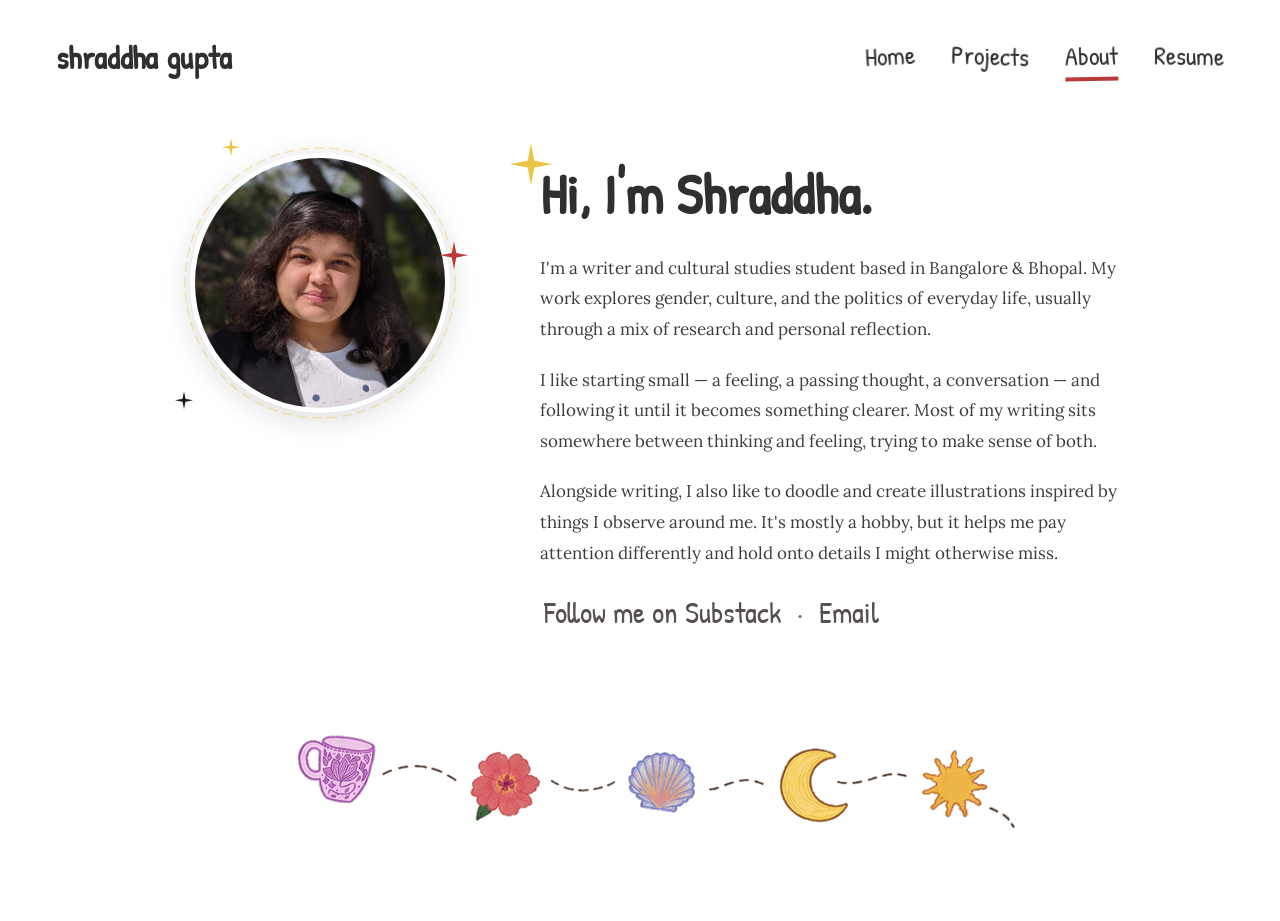
<file: about.html>
<!DOCTYPE html>
<html lang="en">

<head>
  <meta charset="UTF-8" />
  <meta name="viewport" content="width=device-width, initial-scale=1.0" />
  <title>About · Shraddha Gupta</title>
  <link rel="preconnect" href="https://fonts.googleapis.com">
  <link rel="preconnect" href="https://fonts.gstatic.com" crossorigin>
  <link rel="stylesheet" href="assets/style.css">
  <link
    href="https://fonts.googleapis.com/css2?family=Lora:ital,wght@0,400;0,500;1,400;1,500&family=Patrick+Hand&display=swap"
    rel="stylesheet">
  <script defer data-domain="shraddha.page" src="https://stati.stic.earth/js/script.js"></script>
  <script>window.plausible = window.plausible || function() { (window.plausible.q = window.plausible.q || []).push(arguments) }</script>
</head>

<body>
  <!-- ============================ NAV ============================ -->
  <nav class="page-margin">
    <div class="logo">shraddha gupta</div>
    <div class="nav-links">
      <a href="index.html">Home</a>
      <a href="projects.html">Projects</a>
      <a href="about.html" class="nav-active-link">About</a>
      <a href="assets/Shraddha Gupta CV.pdf" target="_blank">Resume</a>
    </div>
  </nav>

  <!-- ============================ MAIN CONTENT ============================ -->
  <main class="page-margin">
    
    <!-- About Section - Side by Side Layout -->
    <section class="about-split">
      
      <!-- Left: Profile Image -->
      <div class="about-profile">
        <div class="profile-container-large">
          <div class="profile-frame-large">
            <img src="assets/profile.png" alt="Shraddha Gupta" class="profile-img">
          </div>
          <!-- Decorative ring around profile -->
          <svg class="profile-ring-large" viewBox="0 0 280 280" fill="none">
            <circle cx="140" cy="140" r="135" stroke="#e8c547" stroke-width="1.5" stroke-dasharray="10 5" opacity="0.4"/>
            <circle cx="140" cy="140" r="120" stroke="#b83a3a" stroke-width="0.8" stroke-dasharray="5 8" opacity="0.3"/>
          </svg>
          <!-- sparkles around profile -->
          <span class="sparkle sparkle--sm" style="top: -5px; left: 15%; --sparkle-color: #e8c547;"></span>
          <span class="sparkle" style="top: 35%; right: -8px; --sparkle-color: #b83a3a;"></span>
          <span class="sparkle sparkle--sm" style="bottom: 5%; left: -5px; --sparkle-color: #1a1a1a;"></span>
        </div>
      </div>

      <!-- Right: Content -->
      <div class="about-text-content">
        <h1 class="about-heading">
          <span class="sparkle sparkle--lg" style="top: -20px; left: -30px; --sparkle-color: #e8c547;"></span>
          Hi, I'm Shraddha.
        </h1>
        
        <div class="about-body">
          <p class="about-lead-large">I'm a writer and cultural studies student based in Bangalore & Bhopal. My work explores gender, culture, and the politics of everyday life, usually through a mix of research and personal reflection.</p>
          
          <p>I like starting small — a feeling, a passing thought, a conversation — and following it until it becomes something clearer. Most of my writing sits somewhere between thinking and feeling, trying to make sense of both.</p>
          
          <p>Alongside writing, I also like to doodle and create illustrations inspired by things I observe around me. It's mostly a hobby, but it helps me pay attention differently and hold onto details I might otherwise miss.</p>
        </div>

        <!-- Connect Section -->
        <div class="about-connect-split">
          <a href="https://shraddhag.substack.com/" target="_blank" rel="noopener" class="connect-link-inline">Follow me on Substack</a>
          <span class="connect-separator connect-link-inline">·</span>
          <a href="mailto:hello@example.com" class="connect-link-inline">Email</a>
        </div>
      </div>

    </section>

    <!-- Knick-knacks illustration at bottom -->
    <div class="about-knickknacks">
      <img src="assets/drawings/knick-knacks.png" alt="Decorative knick-knacks illustration" style="max-height: 160px;">
    </div>

  </main>

</body>
</html>
</file>
<file: assets/style.css>
:root {
  --bg: #ffffff;
  --ink: #302e2e;
  --muted: #6b6b6b;
  --accent: #b83a3a;
  --paper: #ffffff;
  --tape: #f4e9b8;
  --card-border: #ececec;
  --font-hand: 'Patrick Hand', cursive;
  --font-serif: 'Fraunces', Georgia, serif;
  --font-body: 'Lora', Georgia, serif;
  --font-sans: 'Inter', system-ui, sans-serif;
}

* {
  box-sizing: border-box;
  margin: 0;
  padding: 0;
}

html,
body {
  overflow-x: hidden;
}

html {
  scroll-behavior: smooth;
}

body {
  background: var(--bg);
  color: var(--ink);
  font-family: var(--font-sans);
  font-size: 16px;
  line-height: 1.6;
  padding: 32px 0 45px;
  -webkit-font-smoothing: antialiased;
  -moz-osx-font-smoothing: grayscale;
}

.page-margin {
  margin-left: 56px;
  margin-right: 56px;
}


/* ---------- NAV ---------- */
nav {
  display: flex;
  justify-content: space-between;
  align-items: center;
  padding-bottom: 20px;
}

.logo {
  font-family: var(--font-hand);
  font-weight: 600;
  font-size: 32px;
  letter-spacing: 0.01em;
}

.nav-links {
  display: flex;
  gap: 36px;
}

.nav-links a {
  color: var(--ink);
  text-decoration: none;
  font-family: var(--font-hand);
  font-size: 26px;
  transition: color 0.2s ease;
  display: inline-block;
  backface-visibility: hidden;
  -webkit-backface-visibility: hidden;
  transform: translateZ(0) rotate(var(--r, 0deg));
}

.nav-links a:nth-child(1) {
  --r: -3deg;
}

.nav-links a:nth-child(2) {
  --r: 2deg;
}

.nav-links a:nth-child(3) {
  --r: -1deg;
}

.nav-links a:nth-child(4) {
  --r: 1deg;
}

.nav-links a:hover {
  color: var(--accent);
}

.nav-active-link {
  border-bottom: 4px solid var(--accent);
}

@media (max-width: 720px) {
  nav.page-margin {
    flex-direction: column !important;
    align-items: center !important;
    gap: 2px !important;
    text-align: center;
    padding-top: 20px !important;
    padding-bottom: 12px !important;
  }

  nav .logo {
    width: 100%;
    text-align: center;
    margin-bottom: 2px;
  }

  nav .nav-links {
    width: 100%;
    display: flex !important;
    justify-content: center !important;
    align-items: center !important;
    gap: 24px !important;
    flex-wrap: nowrap !important;
    font-size: 0.82em !important;
    letter-spacing: 0.02em;
    margin-top: 20px;
  }

  nav .nav-links a {
    padding: 2px 0 !important;
    white-space: nowrap;
  }
}

/* ---------- WAVE ANIMATION ---------- */
.wave-frame {
  position: relative;
  width: 100%;
  aspect-ratio: 1440 / 260;
  margin-top: 120px;
  margin-bottom: 24px;
}

/* Leaf fills the entire frame as background */
.wave-leaf {
  position: absolute;
  inset: 0;
  width: 100%;
  height: 100%;
  object-fit: cover;
  display: block;
  background-position: 10%;
}

/* Track holds wave SVG images that scroll on top of the leaf.
       The SVG's filled wave shape should be white (#fff) so it
       punches out the leaf, matching the page background.        */
.wave-track {
  position: absolute;
  inset: 0;
  display: flex;
  will-change: transform;
  z-index: 1;
}

.wave-tile {
  position: relative;
  flex-shrink: 0;
  height: 100%;
}

.wave-svg {
  display: block;
  width: 100%;
  height: 100%;
}

/* Overlay SVG for characters / doodles that ride the wave.
       viewBox="0 0 1440 260" gives a fixed coordinate space that
       scales with the tile. Just draw/place things in that space. */
.wave-overlay {
  position: absolute;
  inset: 0;
  width: 100%;
  height: 100%;
  pointer-events: none;
  overflow: visible;
}

/* ---------- HERO ---------- */
.hero {
  text-align: center;
  padding: 40px 0 45px;
  position: relative;
}

.hero h1 {
  font-family: var(--font-hand);
  font-weight: 700;
  font-size: clamp(40px, 6vw, 68px);
  line-height: 1.1;
  letter-spacing: 0.005em;
  position: relative;
  display: inline-block;
}

.hero h1 span.line2 {
  display: block;
  font-size: clamp(30px, 4.5vw, 30px);
  margin-top: 10px;
  color: #565050;
}

.hero h1 span.aside {
  font-family: var(--font-serif);
  font-style: italic;
  font-weight: 400;
  font-size: 0.5em;
  color: var(--muted);
  letter-spacing: 0;
  vertical-align: middle;
}

.hero .tagline {
  margin-top: 28px;
  font-family: var(--font-body);
  font-style: italic;
  font-size: 19px;
  line-height: 1.6;
  color: #3a3a3a;
  max-width: 56ch;
  margin-left: auto;
  margin-right: auto;
}

/* ---------- SPARKLES ---------- */
.sparkle {
  --sparkle-size: 28px;
  --sparkle-color: var(--accent);
  position: absolute;
  width: var(--sparkle-size);
  height: var(--sparkle-size);
  pointer-events: none;
  background: var(--sparkle-color);
  clip-path: polygon(50% 0%, 58% 42%, 100% 50%, 58% 58%,
      50% 100%, 42% 58%, 0% 50%, 42% 42%);
  filter: drop-shadow(0 1px 2px rgba(0, 0, 0, 0.15));
  animation: twinkle 2.4s ease-in-out infinite;
}

.sparkle--sm {
  --sparkle-size: 18px;
}

.sparkle--lg {
  --sparkle-size: 42px;
}

@keyframes twinkle {

  0%,
  100% {
    transform: scale(1) rotate(0deg);
    opacity: 1;
  }

  50% {
    transform: scale(0.75) rotate(90deg);
    opacity: 0.7;
  }
}

/* ---------- CANVAS / GALLERY ---------- */
.canvas {
  position: relative;
  max-width: 1260px;
  display: grid;
  margin: 0 auto;
  grid-template-columns: 1fr 2fr;
  gap: 80px;
  align-items: start;
}

.gallery {
  position: relative;
  min-height: 800px;
  padding-top: 60px;
  margin-top: 130px;
}

.gallery-label {
  position: absolute;
  top: 8px;
  left: 30px;
  display: flex;
  align-items: center;
  gap: 12px;
  transform: rotate(-2deg);
}

.gallery-label-line {
  width: 32px;
  height: 1px;
  background: var(--muted);
}

.gallery-label-text {
  font-family: var(--font-sans);
  font-size: 11px;
  text-transform: uppercase;
  letter-spacing: 0.16em;
  color: var(--muted);
}

.art {
  position: absolute;
  background: var(--paper);
  padding: 10px 10px 14px;
  box-shadow:
    0 1px 2px rgba(0, 0, 0, 0.06),
    0 8px 22px rgba(0, 0, 0, 0.10);
  transition: transform 0.25s ease, box-shadow 0.25s ease, z-index 0s 0.25s;
  cursor: pointer;
  z-index: 1;
  backface-visibility: hidden;
  -webkit-backface-visibility: hidden;
  will-change: transform;
}

.art img {
  display: block;
  width: 100%;
  height: 100%;
  object-fit: cover;
}

.art:hover {
  transform: rotate(0deg) scale(1.03) !important;
  box-shadow: 0 4px 8px rgba(0, 0, 0, 0.08), 0 24px 50px rgba(0, 0, 0, 0.18);
  z-index: 10;
  transition: transform 0.25s ease, box-shadow 0.25s ease, z-index 0s;
}

.art::before {
  content: "";
  position: absolute;
  top: -10px;
  left: 50%;
  transform: translateX(-50%) rotate(-2deg);
  width: 60px;
  height: 18px;
  background: var(--tape);
  opacity: 0.85;
  box-shadow: 0 1px 2px rgba(0, 0, 0, 0.1);
}

.art .caption {
  font-family: var(--font-hand);
  font-size: 16px;
  text-align: center;
  margin-top: 6px;
  color: #555;
}

/* ---------- WRITING COLUMN ---------- */
.writing {
  padding-top: 12px;
}

.featured-quote {
  margin: 0 0 56px;
  padding: 0;
  border: none;
}

.featured-quote p {
  font-family: var(--font-serif);
  font-style: italic;
  font-weight: 400;
  font-size: clamp(22px, 2.4vw, 30px);
  line-height: 1.4;
  color: var(--ink);
  letter-spacing: -0.005em;
}

.featured-quote cite {
  display: block;
  margin-top: 16px;
  font-style: normal;
  font-family: var(--font-sans);
  font-size: 12px;
  text-transform: uppercase;
  letter-spacing: 0.14em;
  color: var(--muted);
}

.featured-quote cite em {
  font-style: italic;
  text-transform: none;
  letter-spacing: 0.02em;
  font-family: var(--font-body);
  font-size: 14px;
}

.writing-header {
  display: flex;
  align-items: baseline;
  justify-content: space-between;
  margin-bottom: 10px;
  padding-bottom: 10px;
}

.writing-header h2 {
  font-family: var(--font-hand);
  font-weight: 700;
  font-size: 35px;
  letter-spacing: 0.01em;
}

.writing-header a {
  font-family: var(--font-hand);
  font-size: 15px;
  color: var(--ink);
  text-decoration: none;
  text-transform: uppercase;
  letter-spacing: 0.1em;
  border-radius: 20px;
  background: rgb(249, 238, 219);
  padding: 9px 17px;
  margin-top: auto;
  margin-bottom: auto;
}

.writing-header a:hover {
  color: var(--accent);
}

.essay {
  background: var(--paper);
  padding: 28px 34px;
  margin-bottom: 32px;
  box-shadow:
    0 1px 2px rgba(0, 0, 0, 0.04),
    0 6px 18px rgba(0, 0, 0, 0.06);
  border: 1px solid var(--card-border);
  transition: transform 0.2s ease, box-shadow 0.2s ease;
  backface-visibility: hidden;
  -webkit-backface-visibility: hidden;
  will-change: transform;

}

.essay:hover {
  transform: translateY(-1px) rotate(0deg);
  box-shadow: 0 4px 8px rgba(0, 0, 0, 0.05), 0 14px 28px rgba(0, 0, 0, 0.10);
}


.essay a.title-link {
  text-decoration: none;
  color: inherit;
  display: block;
}

.essay h3 {
  font-family: var(--font-serif);
  font-weight: 600;
  font-size: 22px;
  line-height: 1.3;
  margin-bottom: 14px;
}

.essay h3:hover {
  color: var(--accent);
}

.essay blockquote {
  font-family: var(--font-body);
  font-weight: 400;
  font-size: 17px;
  line-height: 1.7;
  color: #2d2d2d;
  padding-left: 20px;
  border-left: 3px solid var(--accent);
  margin-bottom: 16px;
  -webkit-font-smoothing: antialiased;
  -moz-osx-font-smoothing: grayscale;
}

.essay blockquote p+p {
  margin-top: 8px;
}

.essay .meta {
  font-size: 12px;
  text-transform: uppercase;
  letter-spacing: 0.12em;
  font-family: var(--font-sans);
}

/* ---------- DOODLES ---------- */
.doodle {
  position: absolute;
  pointer-events: none;
  opacity: 0.85;
}

/* ---------- FOOTER ---------- */
footer {
  margin-top: 30px;
  padding-top: 0;
  display: flex;
  flex-direction: column;
  justify-content: center;
  align-items: center;
}

footer .links {
  display: flex;
  align-items: center;
  gap: 20px;
}

footer .links a {
  font-family: var(--font-hand);
  color: var(--ink);
  text-decoration: none;
  font-size: 26px;
  border-bottom: 1px solid transparent;
  padding-bottom: 2px;
  transition: border-color 0.2s ease;
}

footer .links a:hover {
  color: var(--accent);
  border-color: transparent;
}

footer .links .separator {
  font-family: var(--font-hand);
  color: var(--muted);
  font-size: 26px;
}

/* ---------- MODAL ---------- */
.modal {
  position: fixed;
  inset: 0;
  background: rgba(20, 18, 16, 0.92);
  display: none;
  align-items: center;
  justify-content: center;
  z-index: 100;
  padding: 40px 80px;
  cursor: pointer;
}

.modal.open {
  display: flex;
}

.modal-stage {
  max-width: 90vw;
  max-height: 85vh;
  display: flex;
  flex-direction: column;
  align-items: center;
  gap: 16px;
  cursor: default;
}

.modal-stage img {
  max-width: 100%;
  max-height: 78vh;
  object-fit: contain;
  box-shadow: 0 20px 60px rgba(0, 0, 0, 0.4);
}

.modal-caption {
  font-family: var(--font-hand);
  font-size: 22px;
  color: #f0e9d8;
}

.modal-arrow,
.modal-close {
  position: absolute;
  background: none;
  border: 1px solid rgba(255, 255, 255, 0.3);
  color: #fafaf7;
  width: 44px;
  height: 44px;
  border-radius: 50%;
  font-size: 18px;
  cursor: pointer;
  display: flex;
  align-items: center;
  justify-content: center;
  transition: background 0.15s ease;
  font-family: var(--font-serif);
}

.modal-arrow {
  top: 50%;
  transform: translateY(-50%);
}

.modal-prev {
  left: 24px;
}

.modal-next {
  right: 24px;
}

.modal-close {
  top: 24px;
  right: 24px;
  border: none;
  opacity: 0.7;
  font-size: 28px;
}

.modal-arrow:hover,
.modal-close:hover {
  background: rgba(255, 255, 255, 0.1);
  opacity: 1;
}

/* ============================================================
   PROJECTS PAGE STYLES
   ============================================================ */

.hero--compact {
  padding: 30px 0 35px;
}

.hero--compact h1 {
  font-size: clamp(36px, 5vw, 56px);
}

/* Projects Section */
.projects-section {
  max-width: 1100px;
  margin: 0 auto;
  padding: 20px 0 60px;
}

/* Project Cards */
.project-card {
  display: grid;
  grid-template-columns: 1fr 1.2fr;
  gap: 48px;
  align-items: center;
  margin-bottom: 80px;
  position: relative;
}

.project-card--reverse {
  grid-template-columns: 1.2fr 1fr;
  direction: rtl;
}

.project-card--reverse>* {
  direction: ltr;
}

.project-card--featured {
  background: var(--paper);
  padding: 40px;
  border-radius: 4px;
  box-shadow: 0 2px 8px rgba(0, 0, 0, 0.06), 0 12px 32px rgba(0, 0, 0, 0.08);
  border: 1px solid var(--card-border);
  margin-bottom: 100px;
}

/* Project Images */
.project-images {
  display: grid;
  grid-template-columns: 1fr 1fr;
  gap: 16px;
  position: relative;
  max-width: 400px;
}

.project-card--featured .project-images {
  max-width: 320px;
}

.project-images--single {
  grid-template-columns: 1fr;
}

.project-img {
  background: var(--paper);
  padding: 8px;
  box-shadow: 0 2px 6px rgba(0, 0, 0, 0.08), 0 8px 20px rgba(0, 0, 0, 0.10);
  transition: transform 0.25s ease, box-shadow 0.25s ease;
}

.project-img:hover {
  transform: translateY(-4px) rotate(0deg);
  box-shadow: 0 4px 12px rgba(0, 0, 0, 0.10), 0 16px 40px rgba(0, 0, 0, 0.14);
}

.project-img img {
  display: block;
  width: 100%;
  height: auto;
  object-fit: cover;
}

.project-img--primary {
  transform: rotate(-2deg);
}

.project-img--secondary {
  transform: rotate(3deg) translateY(20px);
}

/* Project Content */
.project-content {
  padding: 8px 0;
}

.project-tag {
  display: inline-block;
  font-family: var(--font-sans);
  font-size: 11px;
  text-transform: uppercase;
  letter-spacing: 0.14em;
  color: var(--accent);
  background: rgba(184, 58, 58, 0.08);
  padding: 6px 12px;
  border-radius: 20px;
  margin-bottom: 16px;
}

.project-content h2 {
  font-family: var(--font-serif);
  font-weight: 600;
  font-size: clamp(22px, 2.5vw, 28px);
  line-height: 1.3;
  margin-bottom: 20px;
  color: var(--ink);
}

.project-content p {
  font-family: var(--font-body);
  font-size: 16px;
  line-height: 1.7;
  color: #3d3d3d;
  margin-bottom: 16px;
}

.project-link {
  display: inline-block;
  margin-top: 12px;
  font-family: var(--font-sans);
  font-size: 13px;
  color: var(--accent);
  text-decoration: none;
  border-bottom: 1px solid var(--accent);
  padding-bottom: 2px;
  transition: color 0.2s ease, border-color 0.2s ease;
}

.project-link:hover {
  color: var(--ink);
  border-color: var(--ink);
}

/* Project Doodles */
.project-doodle {
  position: absolute;
  pointer-events: none;
}

.project-card .project-doodle {
  left: -50px;
  top: 20%;
}

.project-card .project-doodle--right {
  left: auto;
  right: -30px;
  top: 10%;
}

.project-card .project-doodle--left {
  left: -40px;
  top: 40%;
}

/* ============================================================
   ABOUT PAGE STYLES - SIDE BY SIDE LAYOUT
   ============================================================ */

/* Split Layout Container */
.about-split {
  display: grid;
  grid-template-columns: 320px 1fr;
  gap: 60px;
  align-items: start;
  max-width: 1000px;
  margin: 40px auto 60px;
  padding: 0 20px;
}

/* Left Column - Profile */
.about-profile {
  display: flex;
  flex-direction: column;
  align-items: center;
  position: sticky;
  top: 40px;
}

.profile-container-large {
  position: relative;
  width: 280px;
  height: 280px;
  margin-bottom: 24px;
}

.profile-frame-large {
  width: 260px;
  height: 260px;
  border-radius: 50%;
  overflow: hidden;
  position: absolute;
  top: 10px;
  left: 10px;
  box-shadow: 0 6px 30px rgba(0, 0, 0, 0.15);
  background: var(--paper);
  border: 5px solid var(--paper);
}

.profile-frame-large img {
  width: 100%;
  height: 100%;
  object-fit: cover;
}

.profile-ring-large {
  position: absolute;
  top: 0;
  left: 0;
  width: 100%;
  height: 100%;
  pointer-events: none;
}

/* Sparkles around large profile */
.profile-container-large .sparkle {
  position: absolute;
  animation: twinkle 2.4s ease-in-out infinite;
}

.about-tagline-large {
  font-family: var(--font-body);
  font-style: italic;
  font-size: 15px;
  color: var(--muted);
  text-align: center;
  line-height: 1.5;
}

/* Right Column - Content */
.about-text-content {
  padding-top: 20px;
}

.about-heading {
  font-family: var(--font-hand);
  font-weight: 700;
  font-size: clamp(40px, 5vw, 56px);
  line-height: 1.1;
  position: relative;
  display: inline-block;
  margin-bottom: 28px;
  color: var(--ink);
}

.about-body p {
  font-family: var(--font-body);
  font-size: 17px;
  line-height: 1.8;
  color: #3d3d3d;
  margin-bottom: 20px;
}

.about-lead-large {
  font-family: var(--font-serif);
  font-size: 18px;
  line-height: 1.7;
  color: var(--ink);
  margin-bottom: 20px;
}

/* Connect Section - Inline */
.about-connect-split {
  font-family: var(--font-body);
  font-size: 16px;
  color: var(--muted);
}

.connect-label {
  color: var(--muted);
  margin-right: 8px;
}

.connect-link-inline {
  font-family: var(--font-hand);
  font-size: clamp(30px, 4.5vw, 30px);
  margin-top: 10px;
  color: #565050;
  text-decoration: none;
  position: relative;
  margin: 0 4px;
}

.connect-link-inline:hover {
  color: var(--accent);
}

.connect-separator {
  margin: 0 8px;
  color: var(--muted);
}

@media (max-width: 720px) {
  .connect-separator {
    display: none;
  }
}

/* Knick-knacks illustration */
.about-knickknacks {
  display: flex;
  justify-content: center;
  margin-top: 20px;
  margin-bottom: 20px;
}

.about-knickknacks img {
  max-width: 100%;
  height: auto;
  max-height: 160px;
  opacity: 0.9;
}

/* ---------- RESPONSIVE ---------- */
@media (max-width: 1024px) {
  .canvas {
    grid-template-columns: 1fr;
    gap: 56px;
  }

  .writing {
    order: 1;
  }

  .gallery {
    order: 2;
  }

  .gallery {
    min-height: auto;
    padding-top: 40px;
    display: grid;
    grid-template-columns: repeat(2, 1fr);
    gap: 28px;
    max-width: 600px;
    margin: 0 auto;
  }

  .art {
    position: relative !important;
    top: auto !important;
    left: auto !important;
    width: 100% !important;
    height: auto !important;
    transform: rotate(0deg) !important;
  }

  .art img {
    aspect-ratio: 1 / 1;
  }

  .gallery-label {
    position: relative;
    top: auto;
    left: 0;
  }

  .doodle {
    display: none;
  }
}

@media (max-width: 720px) {
  nav {
    margin-bottom: 24px;
    padding-bottom: 12px;
  }

  .hero {
    padding: 8px 0 40px;
  }

  .nav-links {
    gap: 18px;
  }

  .gallery {
    grid-template-columns: 1fr;
    max-width: 320px;
  }

  .wave-frame {
    aspect-ratio: 1440 / 500;
  }

  .writing-header h2 {
    font-size: 30px;
  }

  /* Projects responsive */
  .project-card,
  .project-card--reverse {
    grid-template-columns: 1fr;
    direction: ltr;
    gap: 32px;
  }

  .project-card--reverse>* {
    direction: ltr;
  }

  .project-card--featured {
    padding: 24px;
  }

  .project-images {
    order: 1;
  }

  .project-content {
    order: 2;
  }

  .page-margin {
    margin-left: 30px;
    margin-right: 30px;
  }

  .essay {
    padding: 28px 25px;
  }

  /* About responsive */
  .about-split {
    grid-template-columns: 1fr;
    gap: 40px;
    margin: 20px auto 40px;
  }

  .about-profile {
    position: static;
    order: 1;
  }

  .about-text-content {
    order: 2;
    text-align: center;
  }

  .about-body {
    text-align: left;
  }

  .profile-container-large {
    width: 220px;
    height: 220px;
  }

  .profile-frame-large {
    width: 200px;
    height: 200px;
  }

  .about-heading {
    margin-bottom: 20px;
  }

  .about-connect-split {
    text-align: center;
  }

  .about-knickknacks img {
    max-height: 120px;
  }
}

.doodle-strip {
  position: relative;
  height: 220px;
  width: 100%;
  pointer-events: none;
  margin-top: 100px;
}

.doodle-item {
  position: absolute;
  height: auto;
  pointer-events: none;
  user-select: none;
}

@media (max-width: 720px) {
  .doodle-strip {
    height: 150px;
  }
  .doodle-item {
    scale: 0.6;
  }
}
</file>
